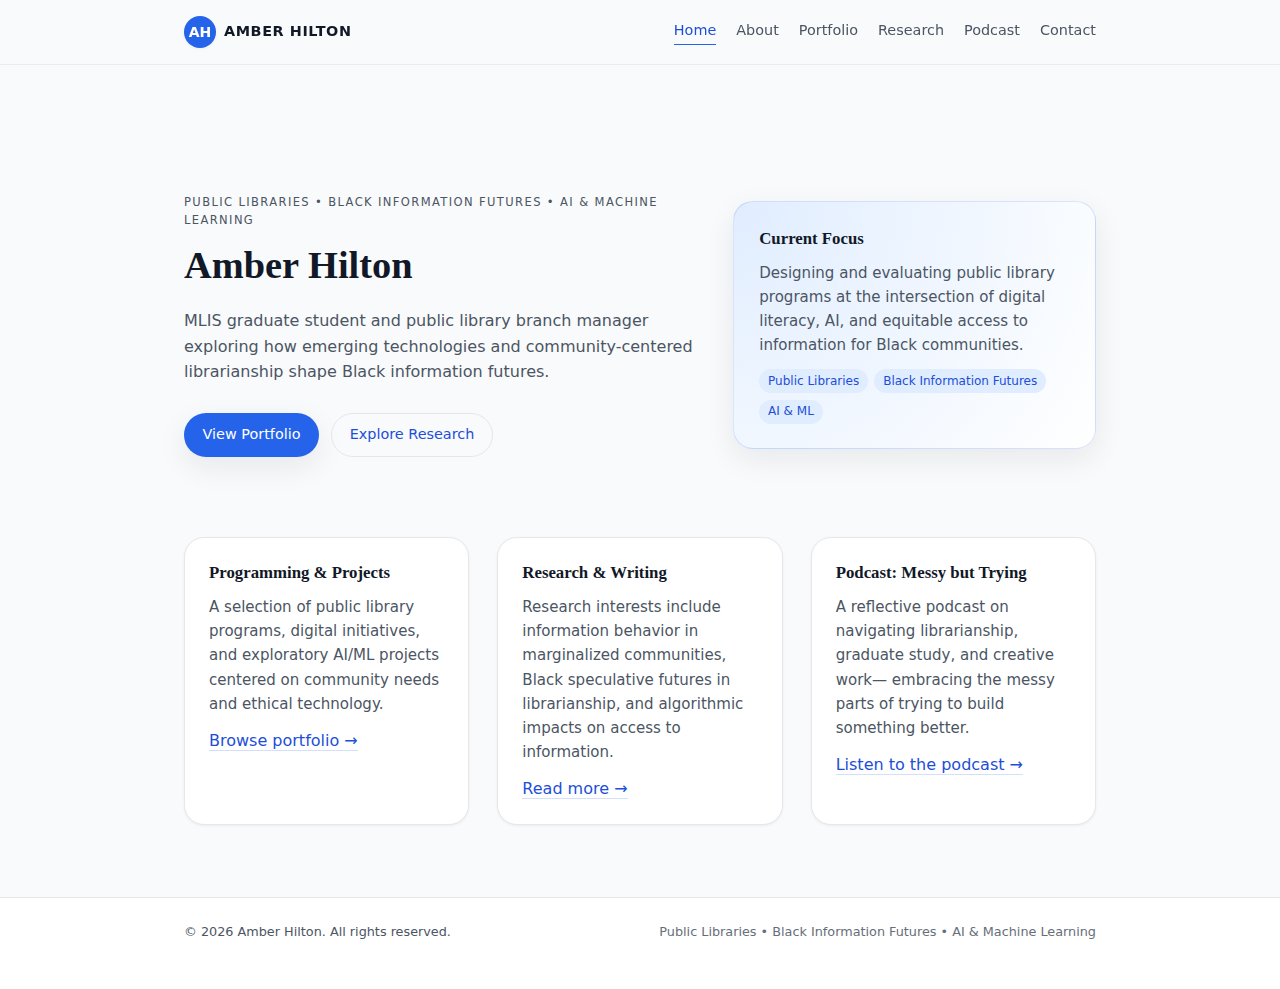
<file: index.html>
<!DOCTYPE html>
<html lang="en">
<head>
  <meta charset="UTF-8">
  <title>Amber Hilton | Public Librarian & Researcher</title>
  <meta name="viewport" content="width=device-width, initial-scale=1">
  <meta name="description" content="Portfolio of Amber Hilton, MLIS graduate student and public library branch manager exploring public libraries, Black information futures, AI, and machine learning.">
  <link rel="stylesheet" href="assets/css/style.css">
  <script src="assets/js/main.js" defer></script>
</head>
<body>
  <header class="site-header">
    <div class="container header-inner">
      <a href="index.html" class="logo">
        <span class="logo-mark">AH</span>
        <span class="logo-text">Amber Hilton</span>
      </a>
      <button class="nav-toggle" aria-label="Toggle navigation">
        &#9776;
      </button>
      <nav class="site-nav">
        <a href="index.html" class="nav-link nav-link-active">Home</a>
        <a href="pages/about.html" class="nav-link">About</a>
        <a href="pages/portfolio.html" class="nav-link">Portfolio</a>
        <a href="pages/research.html" class="nav-link">Research</a>
        <a href="pages/podcast.html" class="nav-link">Podcast</a>
        <a href="pages/contact.html" class="nav-link">Contact</a>
      </nav>
    </div>
  </header>

  <main>
    <section class="hero">
      <div class="container hero-inner">
        <div class="hero-text">
          <p class="eyebrow">Public Libraries • Black Information Futures • AI & Machine Learning</p>
          <h1 class="hero-title">Amber Hilton</h1>
          <p class="hero-subtitle">
            MLIS graduate student and public library branch manager exploring how
            emerging technologies and community-centered librarianship shape Black information futures.
          </p>
          <div class="hero-actions">
            <a href="pages/portfolio.html" class="button button-primary">View Portfolio</a>
            <a href="pages/research.html" class="button button-ghost">Explore Research</a>
          </div>
        </div>
        <div class="hero-aside">
          <div class="highlight-card">
            <h2 class="card-title">Current Focus</h2>
            <p class="card-body">
              Designing and evaluating public library programs at the intersection of
              digital literacy, AI, and equitable access to information for Black communities.
            </p>
            <ul class="tag-list">
              <li class="tag">Public Libraries</li>
              <li class="tag">Black Information Futures</li>
              <li class="tag">AI & ML</li>
            </ul>
          </div>
        </div>
      </div>
    </section>

    <section class="section">
      <div class="container section-inner section-grid">
        <article class="card">
          <h2 class="card-title">Programming & Projects</h2>
          <p class="card-body">
            A selection of public library programs, digital initiatives, and exploratory
            AI/ML projects centered on community needs and ethical technology.
          </p>
          <a href="pages/portfolio.html" class="inline-link">Browse portfolio →</a>
        </article>

        <article class="card">
          <h2 class="card-title">Research & Writing</h2>
          <p class="card-body">
            Research interests include information behavior in marginalized communities,
            Black speculative futures in librarianship, and algorithmic impacts on access to information.
          </p>
          <a href="pages/research.html" class="inline-link">Read more →</a>
        </article>

        <article class="card">
          <h2 class="card-title">Podcast: Messy but Trying</h2>
          <p class="card-body">
            A reflective podcast on navigating librarianship, graduate study, and creative work—
            embracing the messy parts of trying to build something better.
          </p>
          <a href="pages/podcast.html" class="inline-link">Listen to the podcast →</a>
        </article>
      </div>
    </section>
  </main>

  <footer class="site-footer">
    <div class="container footer-inner">
      <p>&copy; <span id="year"></span> Amber Hilton. All rights reserved.</p>
      <p class="footer-meta">Public Libraries • Black Information Futures • AI & Machine Learning</p>
    </div>
  </footer>
</body>
</html>
</file>
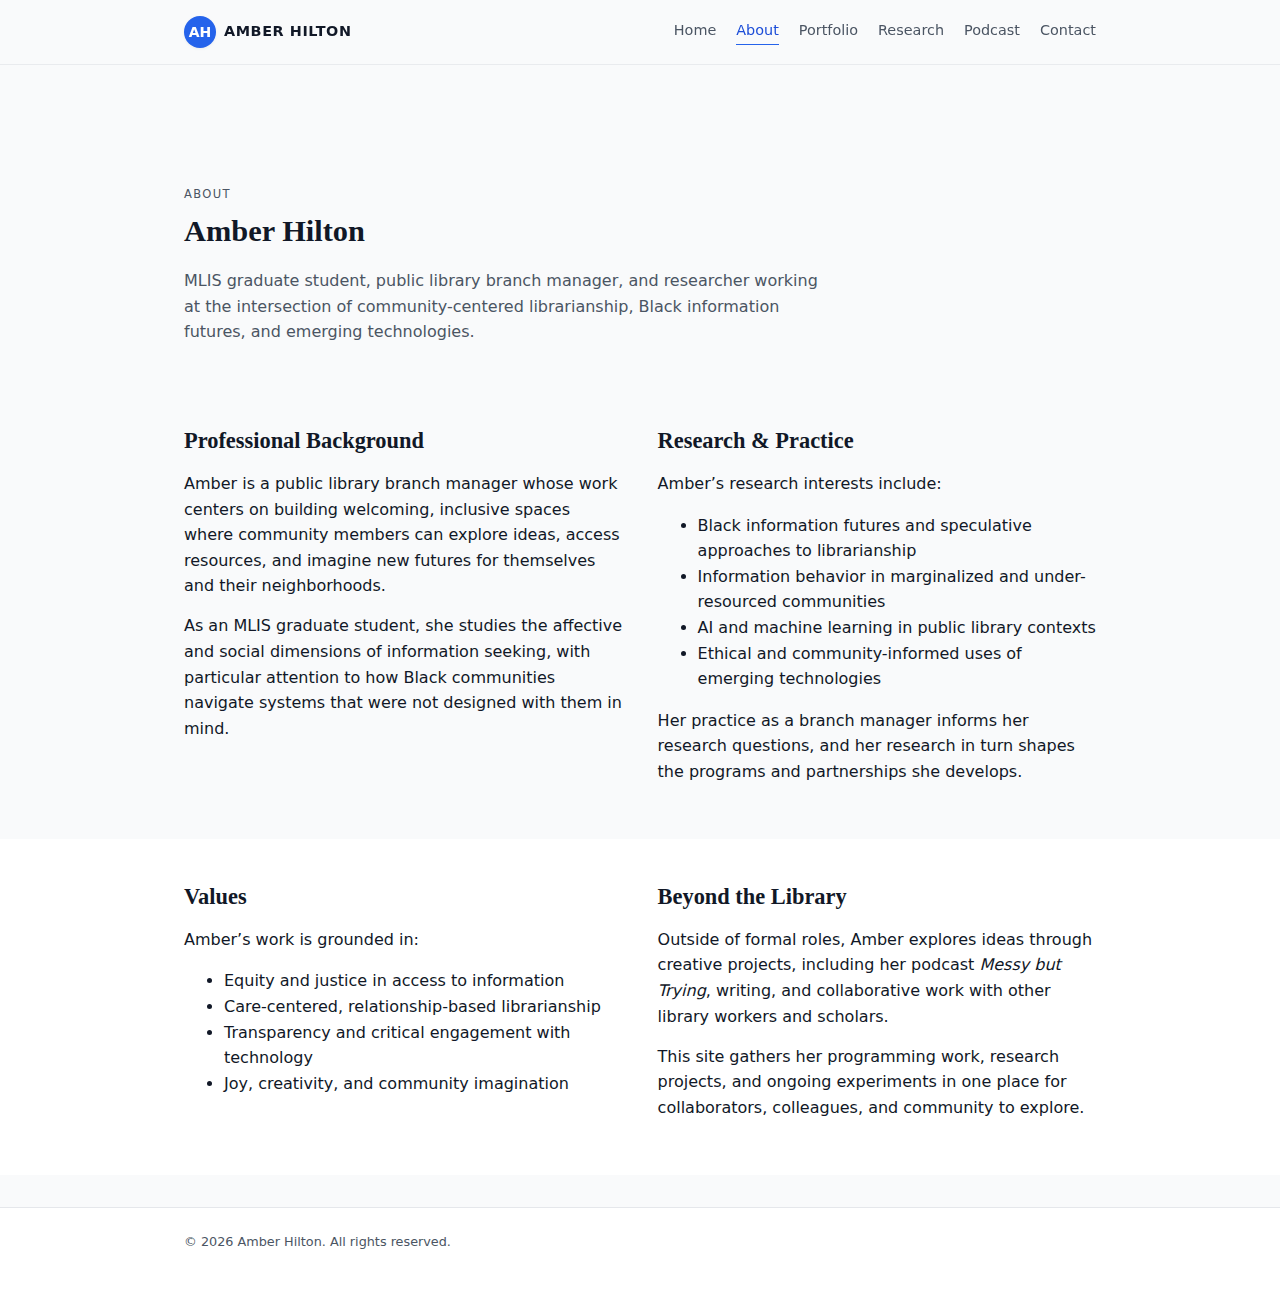
<file: pages/about.html>
<!DOCTYPE html>
<html lang="en">
<head>
  <meta charset="UTF-8">
  <title>About | Amber Hilton</title>
  <meta name="viewport" content="width=device-width, initial-scale=1">
  <meta name="description" content="About Amber Hilton, MLIS graduate student and public library branch manager exploring Black information futures and AI.">
  <link rel="stylesheet" href="../assets/css/style.css">
  <script src="../assets/js/main.js" defer></script>
</head>
<body>
  <header class="site-header">
    <div class="container header-inner">
      <a href="../index.html" class="logo">
        <span class="logo-mark">AH</span>
        <span class="logo-text">Amber Hilton</span>
      </a>
      <button class="nav-toggle" aria-label="Toggle navigation">
        &#9776;
      </button>
      <nav class="site-nav">
        <a href="../index.html" class="nav-link">Home</a>
        <a href="about.html" class="nav-link nav-link-active">About</a>
        <a href="portfolio.html" class="nav-link">Portfolio</a>
        <a href="research.html" class="nav-link">Research</a>
        <a href="podcast.html" class="nav-link">Podcast</a>
        <a href="contact.html" class="nav-link">Contact</a>
      </nav>
    </div>
  </header>

  <main>
    <section class="page-header">
      <div class="container">
        <p class="eyebrow">About</p>
        <h1>Amber Hilton</h1>
        <p class="lead">
          MLIS graduate student, public library branch manager, and researcher
          working at the intersection of community-centered librarianship,
          Black information futures, and emerging technologies.
        </p>
      </div>
    </section>

    <section class="section">
      <div class="container two-column">
        <div>
          <h2>Professional Background</h2>
          <p>
            Amber is a public library branch manager whose work centers on building
            welcoming, inclusive spaces where community members can explore ideas,
            access resources, and imagine new futures for themselves and their neighborhoods.
          </p>
          <p>
            As an MLIS graduate student, she studies the affective and social dimensions of
            information seeking, with particular attention to how Black communities navigate
            systems that were not designed with them in mind.
          </p>
        </div>
        <div>
          <h2>Research & Practice</h2>
          <p>
            Amber’s research interests include:
          </p>
          <ul>
            <li>Black information futures and speculative approaches to librarianship</li>
            <li>Information behavior in marginalized and under-resourced communities</li>
            <li>AI and machine learning in public library contexts</li>
            <li>Ethical and community-informed uses of emerging technologies</li>
          </ul>
          <p>
            Her practice as a branch manager informs her research questions, and her research
            in turn shapes the programs and partnerships she develops.
          </p>
        </div>
      </div>
    </section>

    <section class="section section-alt">
      <div class="container two-column">
        <div>
          <h2>Values</h2>
          <p>
            Amber’s work is grounded in:
          </p>
          <ul>
            <li>Equity and justice in access to information</li>
            <li>Care-centered, relationship-based librarianship</li>
            <li>Transparency and critical engagement with technology</li>
            <li>Joy, creativity, and community imagination</li>
          </ul>
        </div>
        <div>
          <h2>Beyond the Library</h2>
          <p>
            Outside of formal roles, Amber explores ideas through creative projects,
            including her podcast <em>Messy but Trying</em>, writing, and collaborative
            work with other library workers and scholars.
          </p>
          <p>
            This site gathers her programming work, research projects, and ongoing experiments
            in one place for collaborators, colleagues, and community to explore.
          </p>
        </div>
      </div>
    </section>
  </main>

  <footer class="site-footer">
    <div class="container footer-inner">
      <p>&copy; <span id="year"></span> Amber Hilton. All rights reserved.</p>
    </div>
  </footer>
</body>
</html>
</file>
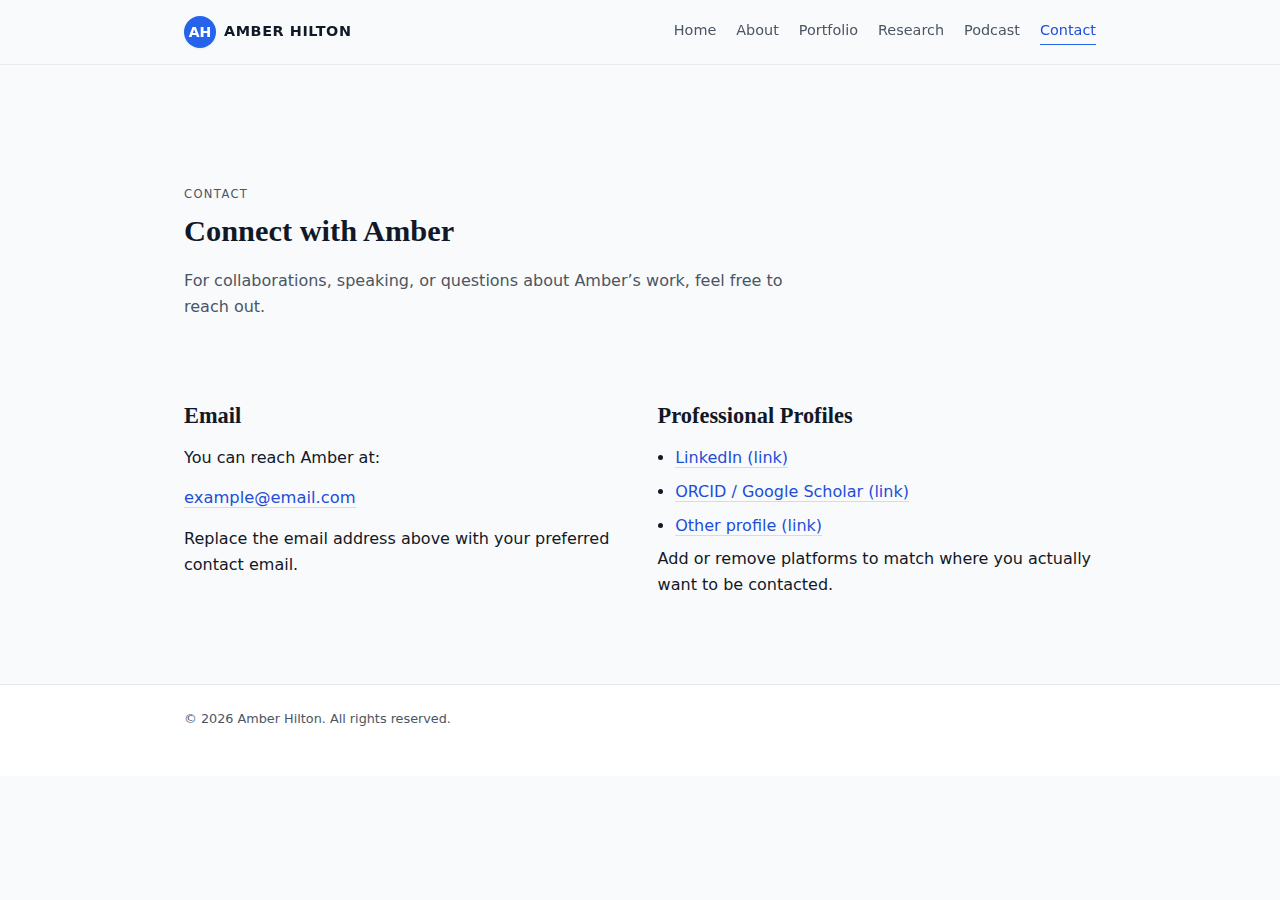
<file: pages/contact.html>
<!DOCTYPE html>
<html lang="en">
<head>
  <meta charset="UTF-8">
  <title>Contact | Amber Hilton</title>
  <meta name="viewport" content="width=device-width, initial-scale=1">
  <meta name="description" content="Contact information for Amber Hilton, public librarian and MLIS graduate student.">
  <link rel="stylesheet" href="../assets/css/style.css">
  <script src="../assets/js/main.js" defer></script>
</head>
<body>
  <header class="site-header">
    <div class="container header-inner">
      <a href="../index.html" class="logo">
        <span class="logo-mark">AH</span>
        <span class="logo-text">Amber Hilton</span>
      </a>
      <button class="nav-toggle" aria-label="Toggle navigation">
        &#9776;
      </button>
      <nav class="site-nav">
        <a href="../index.html" class="nav-link">Home</a>
        <a href="about.html" class="nav-link">About</a>
        <a href="portfolio.html" class="nav-link">Portfolio</a>
        <a href="research.html" class="nav-link">Research</a>
        <a href="podcast.html" class="nav-link">Podcast</a>
        <a href="contact.html" class="nav-link nav-link-active">Contact</a>
      </nav>
    </div>
  </header>

  <main>
    <section class="page-header">
      <div class="container">
        <p class="eyebrow">Contact</p>
        <h1>Connect with Amber</h1>
        <p class="lead">
          For collaborations, speaking, or questions about Amber’s work,
          feel free to reach out.
        </p>
      </div>
    </section>

    <section class="section">
      <div class="container two-column">
        <div>
          <h2>Email</h2>
          <p>
            You can reach Amber at:
          </p>
          <p class="highlight-text">
            <a href="mailto:example@email.com" class="inline-link">
              example@email.com
            </a>
          </p>
          <p>
            Replace the email address above with your preferred contact email.
          </p>
        </div>
        <div>
          <h2>Professional Profiles</h2>
          <ul class="list">
            <li><a href="#" class="inline-link">LinkedIn (link)</a></li>
            <li><a href="#" class="inline-link">ORCID / Google Scholar (link)</a></li>
            <li><a href="#" class="inline-link">Other profile (link)</a></li>
          </ul>
          <p>
            Add or remove platforms to match where you actually want to be contacted.
          </p>
        </div>
      </div>
    </section>
  </main>

  <footer class="site-footer">
    <div class="container footer-inner">
      <p>&copy; <span id="year"></span> Amber Hilton. All rights reserved.</p>
    </div>
  </footer>
</body>
</html>
</file>
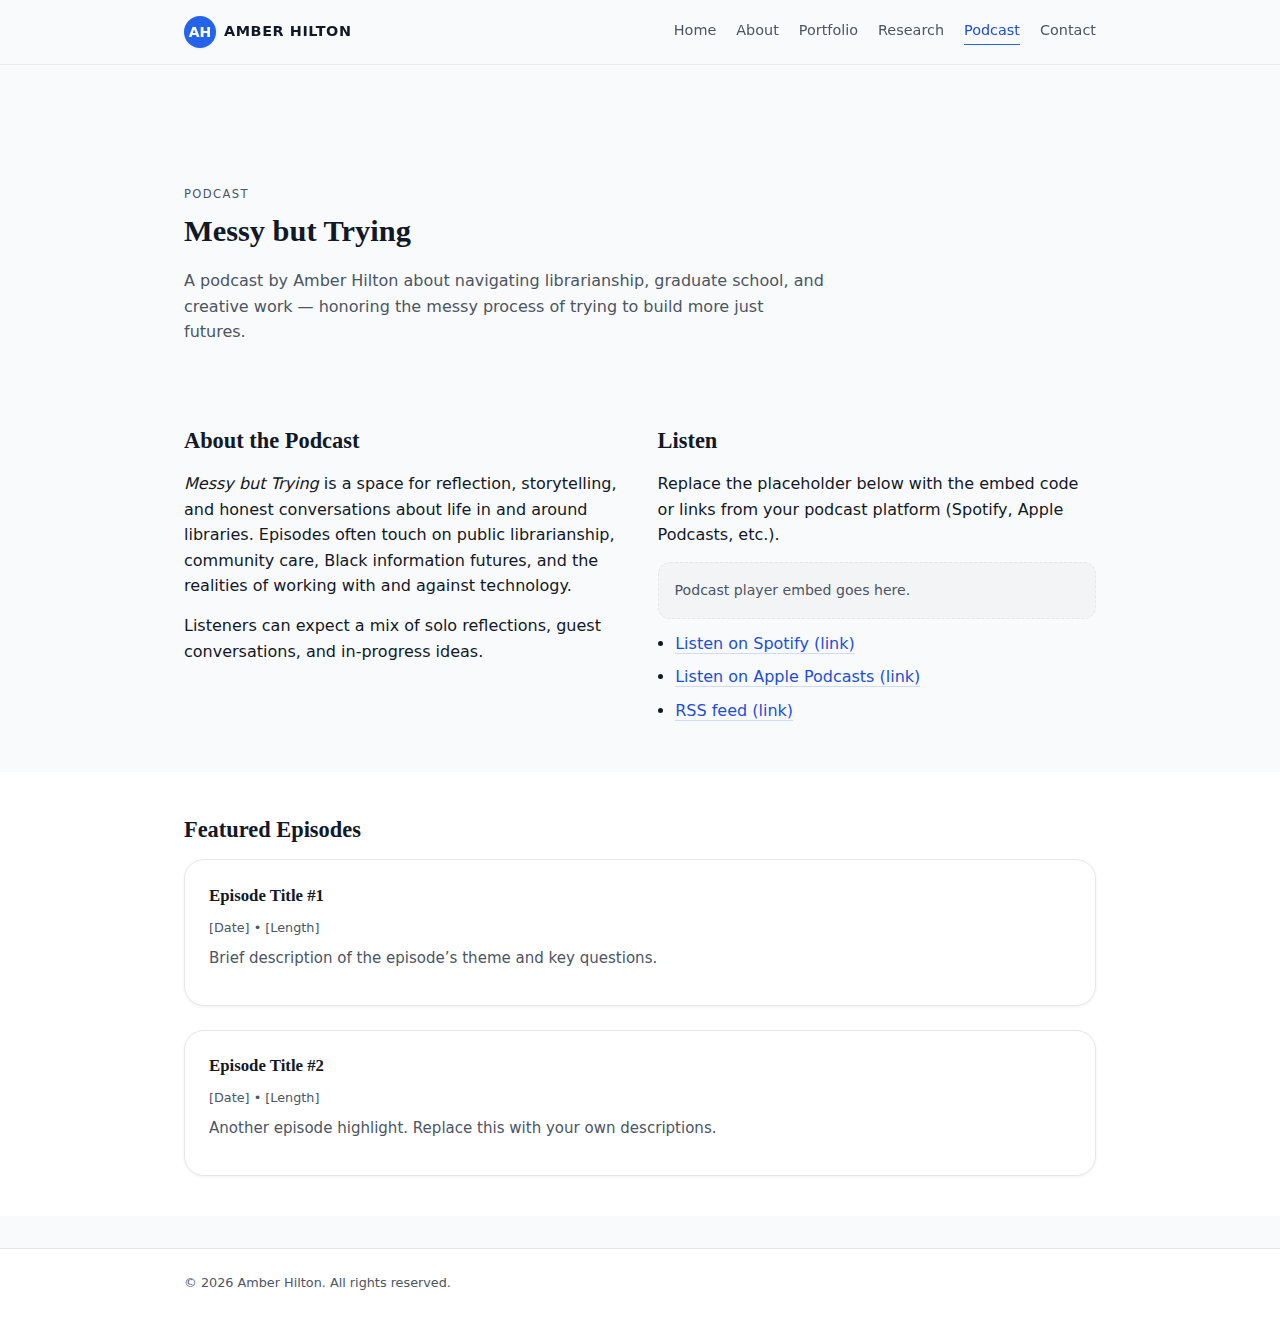
<file: pages/podcast.html>
<!DOCTYPE html>
<html lang="en">
<head>
  <meta charset="UTF-8">
  <title>Podcast | Messy but Trying — Amber Hilton</title>
  <meta name="viewport" content="width=device-width, initial-scale=1">
  <meta name="description" content="Messy but Trying — a podcast by Amber Hilton reflecting on librarianship, graduate study, and creative work.">
  <link rel="stylesheet" href="../assets/css/style.css">
  <script src="../assets/js/main.js" defer></script>
</head>
<body>
  <header class="site-header">
    <div class="container header-inner">
      <a href="../index.html" class="logo">
        <span class="logo-mark">AH</span>
        <span class="logo-text">Amber Hilton</span>
      </a>
      <button class="nav-toggle" aria-label="Toggle navigation">
        &#9776;
      </button>
      <nav class="site-nav">
        <a href="../index.html" class="nav-link">Home</a>
        <a href="about.html" class="nav-link">About</a>
        <a href="portfolio.html" class="nav-link">Portfolio</a>
        <a href="research.html" class="nav-link">Research</a>
        <a href="podcast.html" class="nav-link nav-link-active">Podcast</a>
        <a href="contact.html" class="nav-link">Contact</a>
      </nav>
    </div>
  </header>

  <main>
    <section class="page-header">
      <div class="container">
        <p class="eyebrow">Podcast</p>
        <h1>Messy but Trying</h1>
        <p class="lead">
          A podcast by Amber Hilton about navigating librarianship, graduate school,
          and creative work — honoring the messy process of trying to build more just futures.
        </p>
      </div>
    </section>

    <section class="section">
      <div class="container two-column">
        <div>
          <h2>About the Podcast</h2>
          <p>
            <em>Messy but Trying</em> is a space for reflection, storytelling, and
            honest conversations about life in and around libraries. Episodes often
            touch on public librarianship, community care, Black information futures,
            and the realities of working with and against technology.
          </p>
          <p>
            Listeners can expect a mix of solo reflections, guest conversations,
            and in-progress ideas.
          </p>
        </div>
        <div>
          <h2>Listen</h2>
          <p>
            Replace the placeholder below with the embed code or links from your podcast platform
            (Spotify, Apple Podcasts, etc.).
          </p>
          <div class="podcast-embed-placeholder">
            <p class="podcast-embed-text">
              Podcast player embed goes here.
            </p>
          </div>
          <ul class="list">
            <li><a href="#" class="inline-link">Listen on Spotify (link)</a></li>
            <li><a href="#" class="inline-link">Listen on Apple Podcasts (link)</a></li>
            <li><a href="#" class="inline-link">RSS feed (link)</a></li>
          </ul>
        </div>
      </div>
    </section>

    <section class="section section-alt">
      <div class="container">
        <h2>Featured Episodes</h2>
        <div class="card-grid">
          <article class="card">
            <h3 class="card-title">Episode Title #1</h3>
            <p class="card-meta">[Date] • [Length]</p>
            <p class="card-body">
              Brief description of the episode’s theme and key questions.
            </p>
          </article>

          <article class="card">
            <h3 class="card-title">Episode Title #2</h3>
            <p class="card-meta">[Date] • [Length]</p>
            <p class="card-body">
              Another episode highlight. Replace this with your own descriptions.
            </p>
          </article>
        </div>
      </div>
    </section>
  </main>

  <footer class="site-footer">
    <div class="container footer-inner">
      <p>&copy; <span id="year"></span> Amber Hilton. All rights reserved.</p>
    </div>
  </footer>
</body>
</html>
</file>
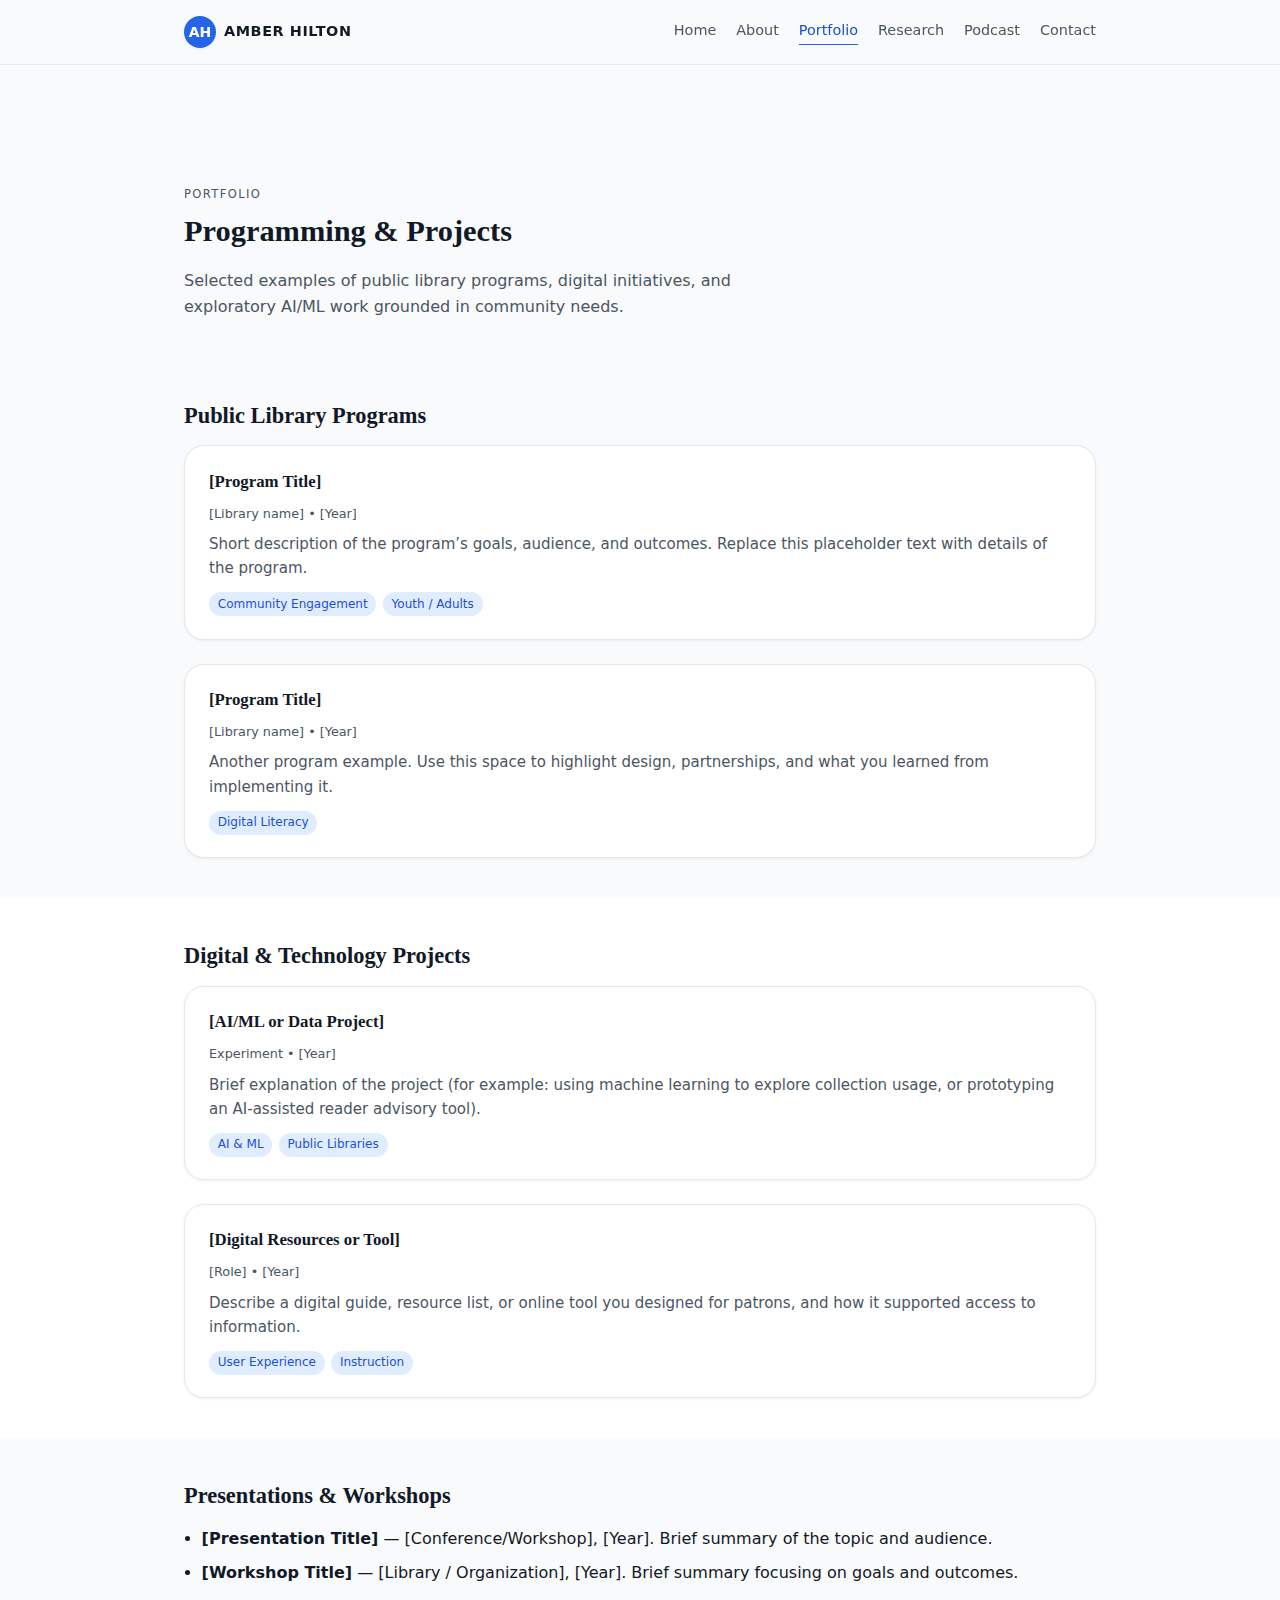
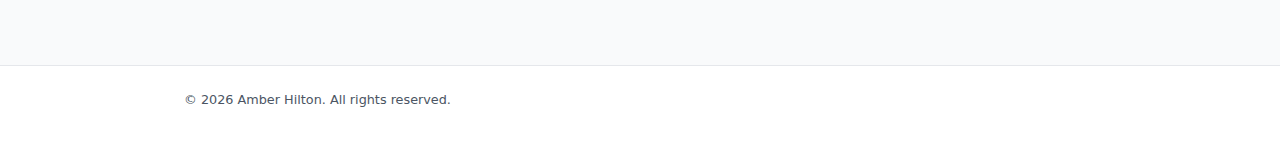
<file: pages/portfolio.html>
<!DOCTYPE html>
<html lang="en">
<head>
  <meta charset="UTF-8">
  <title>Portfolio | Amber Hilton</title>
  <meta name="viewport" content="width=device-width, initial-scale=1">
  <meta name="description" content="Portfolio of public library programming, digital projects, and AI/ML explorations by Amber Hilton.">
  <link rel="stylesheet" href="../assets/css/style.css">
  <script src="../assets/js/main.js" defer></script>
</head>
<body>
  <header class="site-header">
    <div class="container header-inner">
      <a href="../index.html" class="logo">
        <span class="logo-mark">AH</span>
        <span class="logo-text">Amber Hilton</span>
      </a>
      <button class="nav-toggle" aria-label="Toggle navigation">
        &#9776;
      </button>
      <nav class="site-nav">
        <a href="../index.html" class="nav-link">Home</a>
        <a href="about.html" class="nav-link">About</a>
        <a href="portfolio.html" class="nav-link nav-link-active">Portfolio</a>
        <a href="research.html" class="nav-link">Research</a>
        <a href="podcast.html" class="nav-link">Podcast</a>
        <a href="contact.html" class="nav-link">Contact</a>
      </nav>
    </div>
  </header>

  <main>
    <section class="page-header">
      <div class="container">
        <p class="eyebrow">Portfolio</p>
        <h1>Programming & Projects</h1>
        <p class="lead">
          Selected examples of public library programs, digital initiatives,
          and exploratory AI/ML work grounded in community needs.
        </p>
      </div>
    </section>

    <section class="section">
      <div class="container">
        <h2>Public Library Programs</h2>
        <div class="card-grid">
          <article class="card">
            <h3 class="card-title">[Program Title]</h3>
            <p class="card-meta">[Library name] • [Year]</p>
            <p class="card-body">
              Short description of the program’s goals, audience, and outcomes.
              Replace this placeholder text with details of the program.
            </p>
            <ul class="tag-list">
              <li class="tag">Community Engagement</li>
              <li class="tag">Youth / Adults</li>
            </ul>
          </article>

          <article class="card">
            <h3 class="card-title">[Program Title]</h3>
            <p class="card-meta">[Library name] • [Year]</p>
            <p class="card-body">
              Another program example. Use this space to highlight design, partnerships,
              and what you learned from implementing it.
            </p>
            <ul class="tag-list">
              <li class="tag">Digital Literacy</li>
            </ul>
          </article>
        </div>
      </div>
    </section>

    <section class="section section-alt">
      <div class="container">
        <h2>Digital & Technology Projects</h2>
        <div class="card-grid">
          <article class="card">
            <h3 class="card-title">[AI/ML or Data Project]</h3>
            <p class="card-meta">Experiment • [Year]</p>
            <p class="card-body">
              Brief explanation of the project (for example: using machine learning
              to explore collection usage, or prototyping an AI-assisted reader advisory tool).
            </p>
            <ul class="tag-list">
              <li class="tag">AI & ML</li>
              <li class="tag">Public Libraries</li>
            </ul>
          </article>

          <article class="card">
            <h3 class="card-title">[Digital Resources or Tool]</h3>
            <p class="card-meta">[Role] • [Year]</p>
            <p class="card-body">
              Describe a digital guide, resource list, or online tool you designed
              for patrons, and how it supported access to information.
            </p>
            <ul class="tag-list">
              <li class="tag">User Experience</li>
              <li class="tag">Instruction</li>
            </ul>
          </article>
        </div>
      </div>
    </section>

    <section class="section">
      <div class="container">
        <h2>Presentations & Workshops</h2>
        <ul class="list">
          <li>
            <strong>[Presentation Title]</strong> — [Conference/Workshop], [Year].  
            Brief summary of the topic and audience.
          </li>
          <li>
            <strong>[Workshop Title]</strong> — [Library / Organization], [Year].  
            Brief summary focusing on goals and outcomes.
          </li>
        </ul>
      </div>
    </section>
  </main>

  <footer class="site-footer">
    <div class="container footer-inner">
      <p>&copy; <span id="year"></span> Amber Hilton. All rights reserved.</p>
    </div>
  </footer>
</body>
</html>
</file>
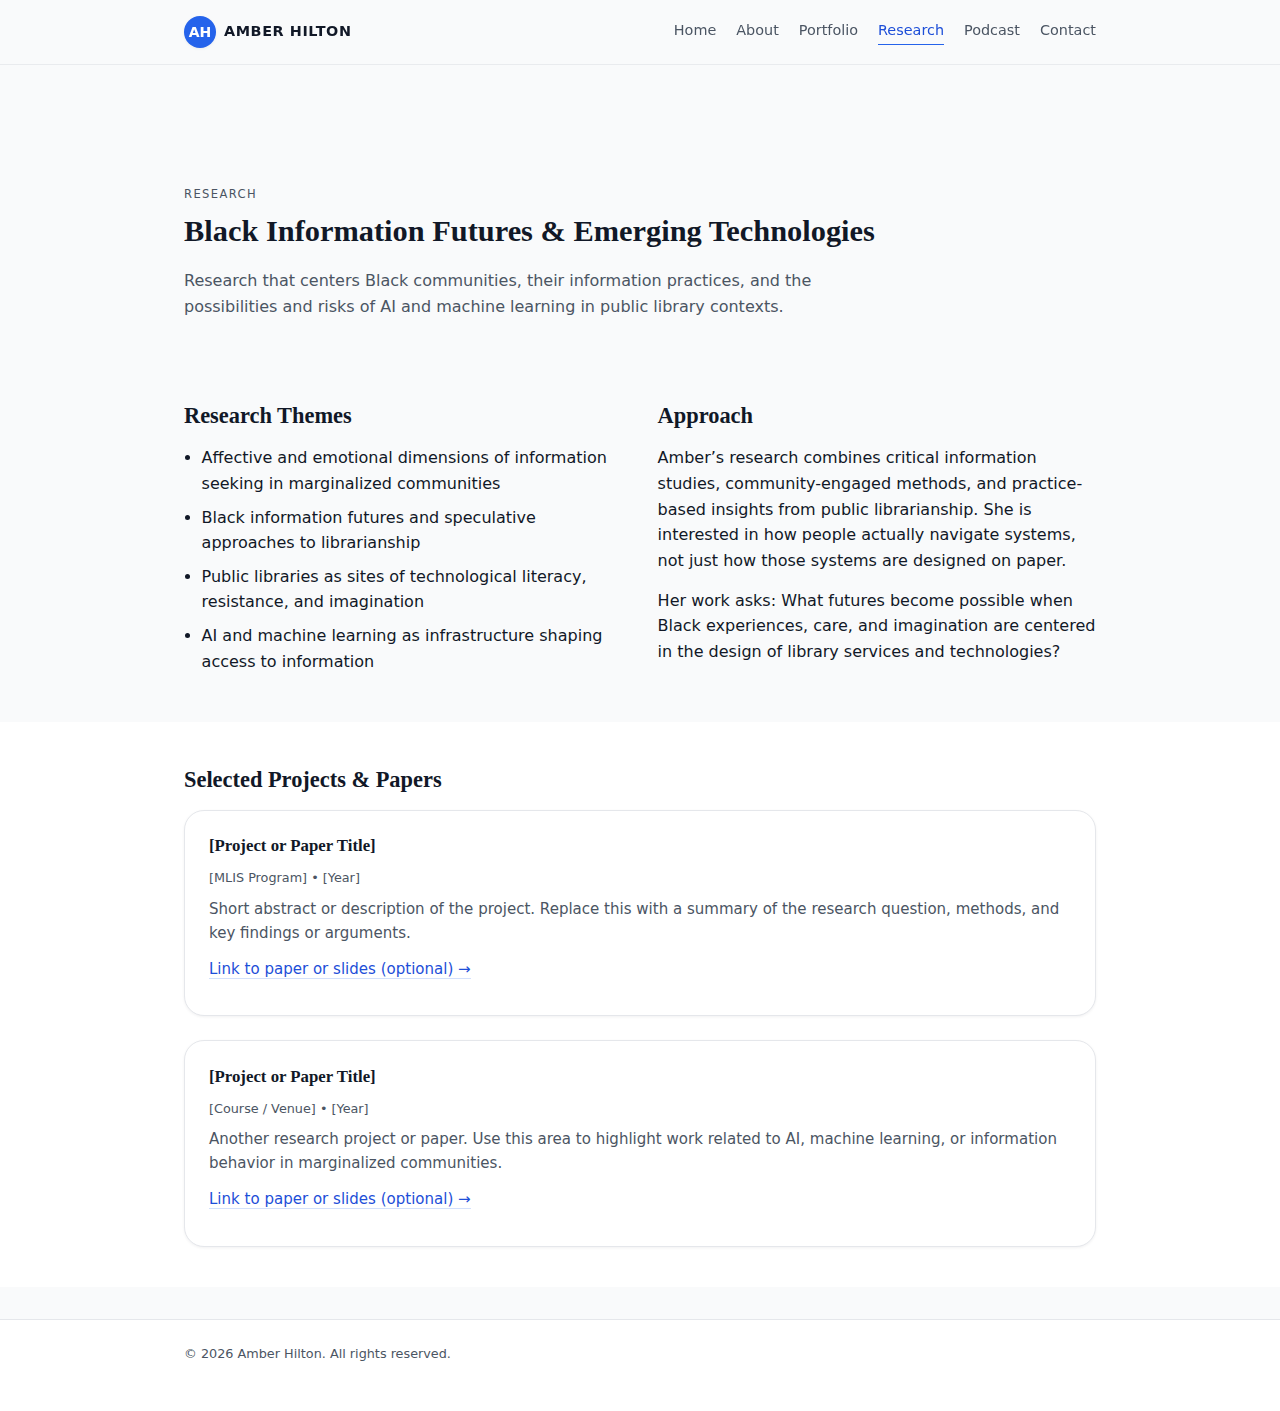
<file: pages/research.html>
<!DOCTYPE html>
<html lang="en">
<head>
  <meta charset="UTF-8">
  <title>Research | Amber Hilton</title>
  <meta name="viewport" content="width=device-width, initial-scale=1">
  <meta name="description" content="Research interests and projects by Amber Hilton on Black information futures, public libraries, and AI.">
  <link rel="stylesheet" href="../assets/css/style.css">
  <script src="../assets/js/main.js" defer></script>
</head>
<body>
  <header class="site-header">
    <div class="container header-inner">
      <a href="../index.html" class="logo">
        <span class="logo-mark">AH</span>
        <span class="logo-text">Amber Hilton</span>
      </a>
      <button class="nav-toggle" aria-label="Toggle navigation">
        &#9776;
      </button>
      <nav class="site-nav">
        <a href="../index.html" class="nav-link">Home</a>
        <a href="about.html" class="nav-link">About</a>
        <a href="portfolio.html" class="nav-link">Portfolio</a>
        <a href="research.html" class="nav-link nav-link-active">Research</a>
        <a href="podcast.html" class="nav-link">Podcast</a>
        <a href="contact.html" class="nav-link">Contact</a>
      </nav>
    </div>
  </header>

  <main>
    <section class="page-header">
      <div class="container">
        <p class="eyebrow">Research</p>
        <h1>Black Information Futures & Emerging Technologies</h1>
        <p class="lead">
          Research that centers Black communities, their information practices, and
          the possibilities and risks of AI and machine learning in public library contexts.
        </p>
      </div>
    </section>

    <section class="section">
      <div class="container two-column">
        <div>
          <h2>Research Themes</h2>
          <ul class="list">
            <li>Affective and emotional dimensions of information seeking in marginalized communities</li>
            <li>Black information futures and speculative approaches to librarianship</li>
            <li>Public libraries as sites of technological literacy, resistance, and imagination</li>
            <li>AI and machine learning as infrastructure shaping access to information</li>
          </ul>
        </div>
        <div>
          <h2>Approach</h2>
          <p>
            Amber’s research combines critical information studies, community-engaged methods,
            and practice-based insights from public librarianship. She is interested in
            how people actually navigate systems, not just how those systems are designed on paper.
          </p>
          <p>
            Her work asks: What futures become possible when Black experiences,
            care, and imagination are centered in the design of library services and technologies?
          </p>
        </div>
      </div>
    </section>

    <section class="section section-alt">
      <div class="container">
        <h2>Selected Projects & Papers</h2>
        <div class="card-grid">
          <article class="card">
            <h3 class="card-title">[Project or Paper Title]</h3>
            <p class="card-meta">[MLIS Program] • [Year]</p>
            <p class="card-body">
              Short abstract or description of the project. Replace this with a summary of
              the research question, methods, and key findings or arguments.
            </p>
            <p class="card-body">
              <a href="#" class="inline-link">Link to paper or slides (optional) →</a>
            </p>
          </article>

          <article class="card">
            <h3 class="card-title">[Project or Paper Title]</h3>
            <p class="card-meta">[Course / Venue] • [Year]</p>
            <p class="card-body">
              Another research project or paper. Use this area to highlight work related
              to AI, machine learning, or information behavior in marginalized communities.
            </p>
            <p class="card-body">
              <a href="#" class="inline-link">Link to paper or slides (optional) →</a>
            </p>
          </article>
        </div>
      </div>
    </section>
  </main>

  <footer class="site-footer">
    <div class="container footer-inner">
      <p>&copy; <span id="year"></span> Amber Hilton. All rights reserved.</p>
    </div>
  </footer>
</body>
</html>
</file>
<file: assets/css/style.css>
/* ---- Base theme: elegant, minimalist, professional ---- */

:root {
  --bg: #f9fafb;
  --bg-alt: #ffffff;
  --text: #111827;
  --muted: #4b5563;
  --border: #e5e7eb;
  --accent: #2563eb;
  --accent-soft: #e0edff;
  --accent-dark: #1d4ed8;

  --font-sans: system-ui, -apple-system, BlinkMacSystemFont, "Segoe UI", sans-serif;
  --font-serif: "Georgia", "Times New Roman", serif;

  --radius-sm: 0.375rem;
  --radius-md: 0.75rem;
  --radius-lg: 1.25rem;

  --shadow-soft: 0 10px 30px rgba(15, 23, 42, 0.08);
  --shadow-subtle: 0 1px 3px rgba(15, 23, 42, 0.06);
}

*,
*::before,
*::after {
  box-sizing: border-box;
}

html, body {
  margin: 0;
  padding: 0;
}

body {
  font-family: var(--font-sans);
  background-color: var(--bg);
  color: var(--text);
  line-height: 1.6;
  -webkit-font-smoothing: antialiased;
}

/* ---- Layout ---- */

.container {
  width: 100%;
  max-width: 960px;
  margin: 0 auto;
  padding: 0 1.5rem;
}

main {
  padding-top: 4.5rem;
}

/* ---- Header & Navigation ---- */

.site-header {
  position: sticky;
  top: 0;
  z-index: 100;
  background-color: rgba(249, 250, 251, 0.96);
  backdrop-filter: blur(10px);
  border-bottom: 1px solid rgba(229, 231, 235, 0.8);
}

.header-inner {
  display: flex;
  align-items: center;
  justify-content: space-between;
  height: 4rem;
}

.logo {
  display: flex;
  align-items: center;
  text-decoration: none;
}

.logo-mark {
  display: inline-flex;
  align-items: center;
  justify-content: center;
  width: 2rem;
  height: 2rem;
  border-radius: 999px;
  background-color: var(--accent);
  color: white;
  font-weight: 600;
  font-size: 0.875rem;
  margin-right: 0.5rem;
  box-shadow: var(--shadow-subtle);
}

.logo-text {
  font-weight: 600;
  letter-spacing: 0.04em;
  text-transform: uppercase;
  font-size: 0.9rem;
  color: var(--text);
}

.site-nav {
  display: flex;
  gap: 1.25rem;
  align-items: center;
}

.nav-link {
  text-decoration: none;
  font-size: 0.9rem;
  color: var(--muted);
  padding-bottom: 0.15rem;
  border-bottom: 1px solid transparent;
}

.nav-link:hover {
  color: var(--text);
  border-bottom-color: var(--border);
}

.nav-link-active {
  color: var(--accent-dark);
  border-bottom-color: var(--accent);
}

.nav-toggle {
  display: none;
  border: none;
  background: none;
  font-size: 1.5rem;
  cursor: pointer;
}

/* ---- Hero ---- */

.hero {
  padding: 3.5rem 0 2.5rem;
}

.hero-inner {
  display: grid;
  grid-template-columns: minmax(0, 2.1fr) minmax(0, 1.5fr);
  gap: 2.5rem;
  align-items: center;
}

.hero-title {
  font-family: var(--font-serif);
  font-size: clamp(2.4rem, 3vw, 3rem);
  margin: 0.3rem 0 0.75rem;
}

.hero-subtitle {
  font-size: 1rem;
  color: var(--muted);
  max-width: 32rem;
}

.hero-actions {
  margin-top: 1.75rem;
  display: flex;
  flex-wrap: wrap;
  gap: 0.75rem;
}

/* ---- Sections ---- */

.section {
  padding: 2.5rem 0;
}

.section-alt {
  background-color: var(--bg-alt);
}

.section-grid {
  display: grid;
  grid-template-columns: repeat(auto-fit, minmax(260px, 1fr));
  gap: 1.75rem;
}

.page-header {
  padding: 3rem 0 1.5rem;
}

.page-header h1 {
  font-family: var(--font-serif);
  font-size: 1.9rem;
  margin: 0.2rem 0 0.75rem;
}

.lead {
  max-width: 40rem;
  color: var(--muted);
}

/* ---- Typography ---- */

h1, h2, h3, h4 {
  font-family: var(--font-serif);
  margin-top: 0;
  color: var(--text);
}

h2 {
  font-size: 1.4rem;
  margin-bottom: 0.75rem;
}

h3 {
  font-size: 1.1rem;
  margin-bottom: 0.5rem;
}

p {
  margin: 0 0 0.9rem;
}

.eyebrow {
  text-transform: uppercase;
  letter-spacing: 0.12em;
  font-size: 0.72rem;
  color: var(--muted);
  margin: 0 0 0.25rem;
}

.lead {
  font-size: 1rem;
}

/* ---- Buttons & Links ---- */

.button {
  display: inline-flex;
  align-items: center;
  justify-content: center;
  padding: 0.6rem 1.1rem;
  border-radius: 999px;
  font-size: 0.9rem;
  border: 1px solid transparent;
  cursor: pointer;
  text-decoration: none;
  transition: background-color 0.15s ease, border-color 0.15s ease, transform 0.05s ease;
}

.button-primary {
  background-color: var(--accent);
  color: white;
  box-shadow: var(--shadow-soft);
}

.button-primary:hover {
  background-color: var(--accent-dark);
  transform: translateY(-1px);
}

.button-ghost {
  background-color: transparent;
  color: var(--accent-dark);
  border-color: var(--border);
}

.button-ghost:hover {
  background-color: var(--accent-soft);
}

.inline-link {
  color: var(--accent-dark);
  text-decoration: none;
  border-bottom: 1px solid rgba(37, 99, 235, 0.2);
}

.inline-link:hover {
  border-bottom-color: var(--accent-dark);
}

/* ---- Cards & Tags ---- */

.card {
  background-color: #ffffff;
  border-radius: var(--radius-lg);
  padding: 1.4rem 1.5rem;
  box-shadow: var(--shadow-subtle);
  border: 1px solid var(--border);
}

.highlight-card {
  background: radial-gradient(circle at top left, #e0edff, #ffffff);
  border-radius: var(--radius-lg);
  padding: 1.5rem 1.6rem;
  box-shadow: var(--shadow-soft);
  border: 1px solid rgba(37, 99, 235, 0.16);
}

.card-title {
  margin: 0 0 0.5rem;
  font-size: 1.05rem;
}

.card-body {
  margin: 0 0 0.75rem;
  font-size: 0.94rem;
  color: var(--muted);
}

.card-meta {
  font-size: 0.8rem;
  color: var(--muted);
  margin-bottom: 0.5rem;
}

.card-grid {
  display: grid;
  grid-template-columns: minmax(0, 1fr);
  gap: 1.5rem;
}

.tag-list {
  list-style: none;
  padding: 0;
  margin: 0;
  display: flex;
  flex-wrap: wrap;
  gap: 0.4rem;
}

.tag {
  font-size: 0.75rem;
  padding: 0.15rem 0.55rem;
  border-radius: 999px;
  background-color: var(--accent-soft);
  color: var(--accent-dark);
}

/* ---- Two-column layout ---- */

.two-column {
  display: grid;
  grid-template-columns: minmax(0, 1.1fr) minmax(0, 1.1fr);
  gap: 2.2rem;
}

/* ---- Lists ---- */

.list {
  padding-left: 1.1rem;
  margin: 0;
}

.list li {
  margin-bottom: 0.5rem;
}

/* ---- Podcast embed placeholder ---- */

.podcast-embed-placeholder {
  border-radius: var(--radius-md);
  border: 1px dashed var(--border);
  padding: 1rem;
  margin-bottom: 0.75rem;
  background-color: #f3f4f6;
}

.podcast-embed-text {
  margin: 0;
  font-size: 0.88rem;
  color: var(--muted);
}

/* ---- Contact highlight ---- */

.highlight-text {
  font-size: 1.02rem;
}

/* ---- Footer ---- */

.site-footer {
  border-top: 1px solid var(--border);
  padding: 1.5rem 0 2rem;
  margin-top: 2rem;
  background-color: #ffffff;
}

.footer-inner {
  display: flex;
  flex-wrap: wrap;
  justify-content: space-between;
  gap: 0.75rem;
  font-size: 0.8rem;
  color: var(--muted);
}

.footer-meta {
  opacity: 0.85;
}

/* ---- Responsive ---- */

@media (max-width: 768px) {
  .hero-inner {
    grid-template-columns: minmax(0, 1fr);
  }

  .two-column {
    grid-template-columns: minmax(0, 1fr);
  }

  .card-grid {
    grid-template-columns: minmax(0, 1fr);
  }

  .header-inner {
    height: auto;
    padding-top: 0.75rem;
    padding-bottom: 0.75rem;
  }

  .nav-toggle {
    display: block;
    margin-left: auto;
    margin-right: 0;
  }

  .site-nav {
    display: none;
    flex-direction: column;
    align-items: flex-start;
    padding: 0.75rem 0 0.2rem;
  }

  .site-nav.nav-open {
    display: flex;
  }

  .nav-link {
    padding: 0.25rem 0;
  }

  main {
    padding-top: 3.5rem;
  }
}
</file>
